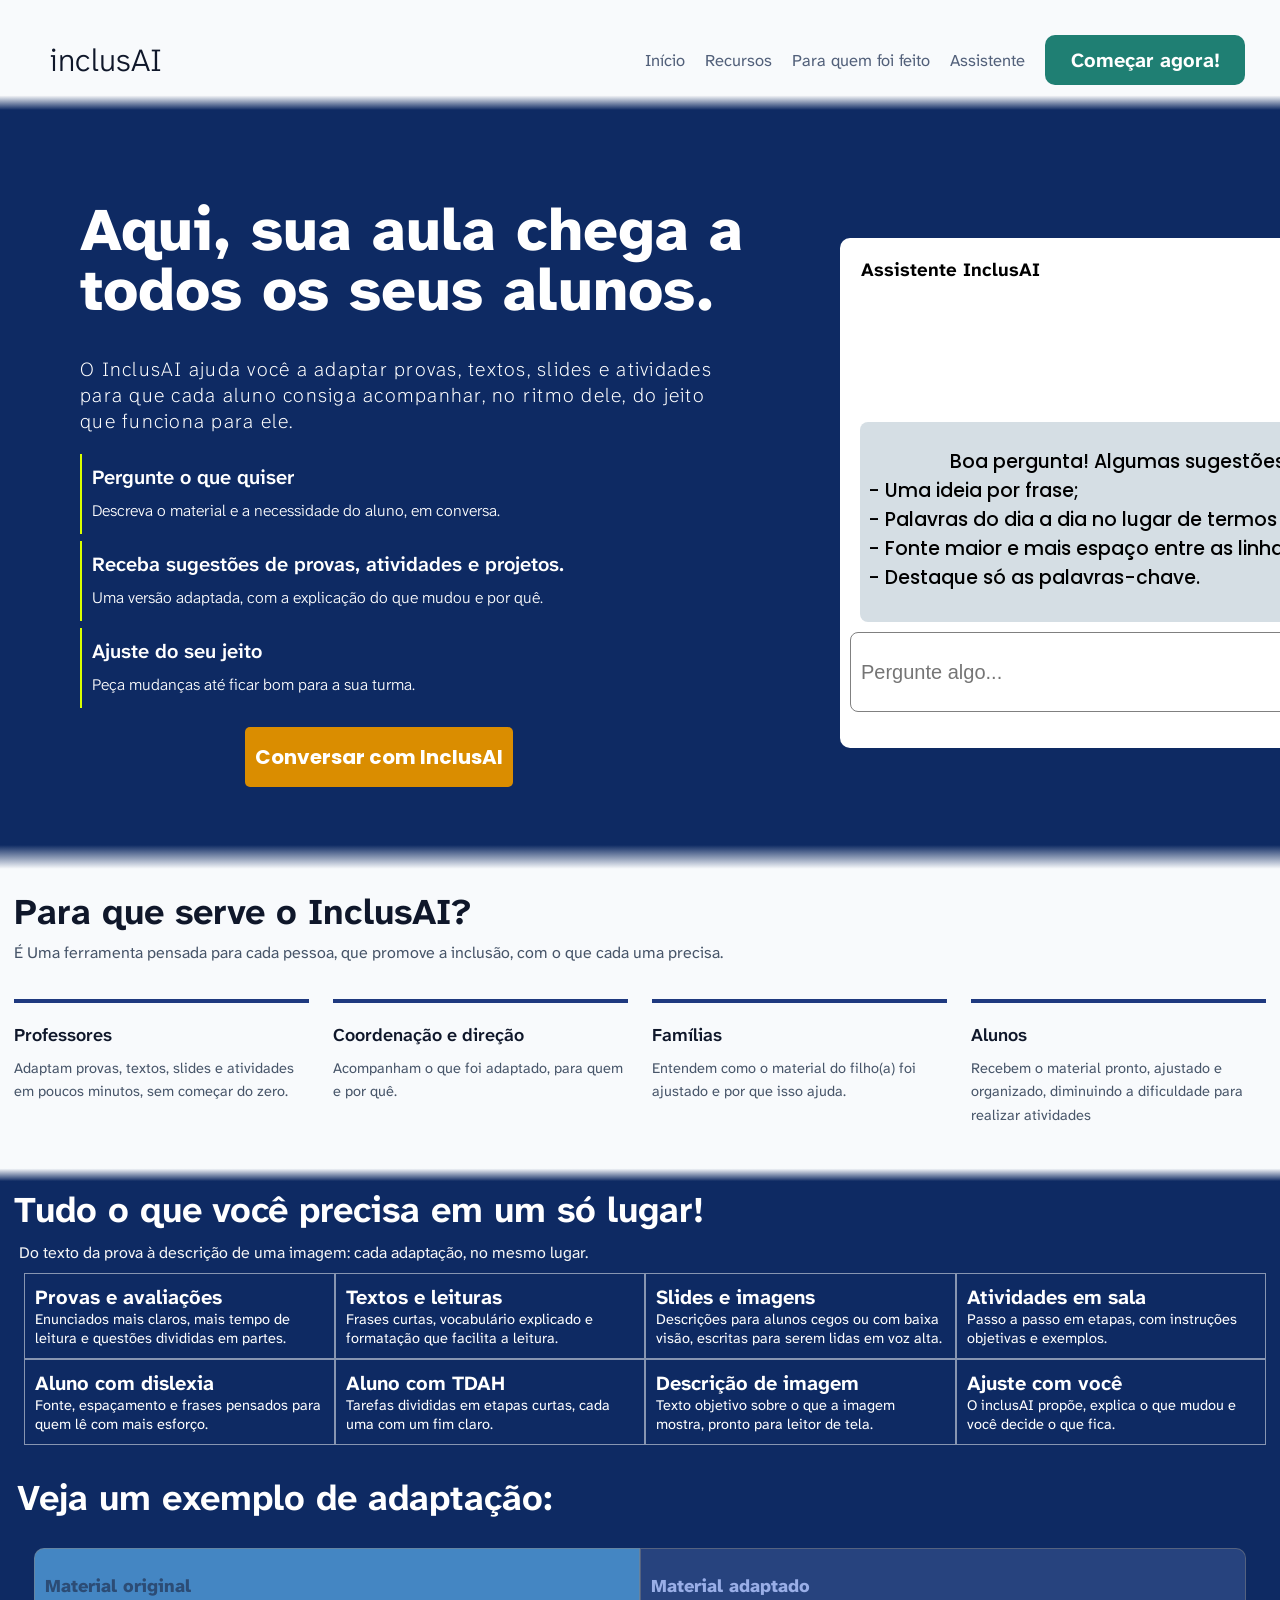
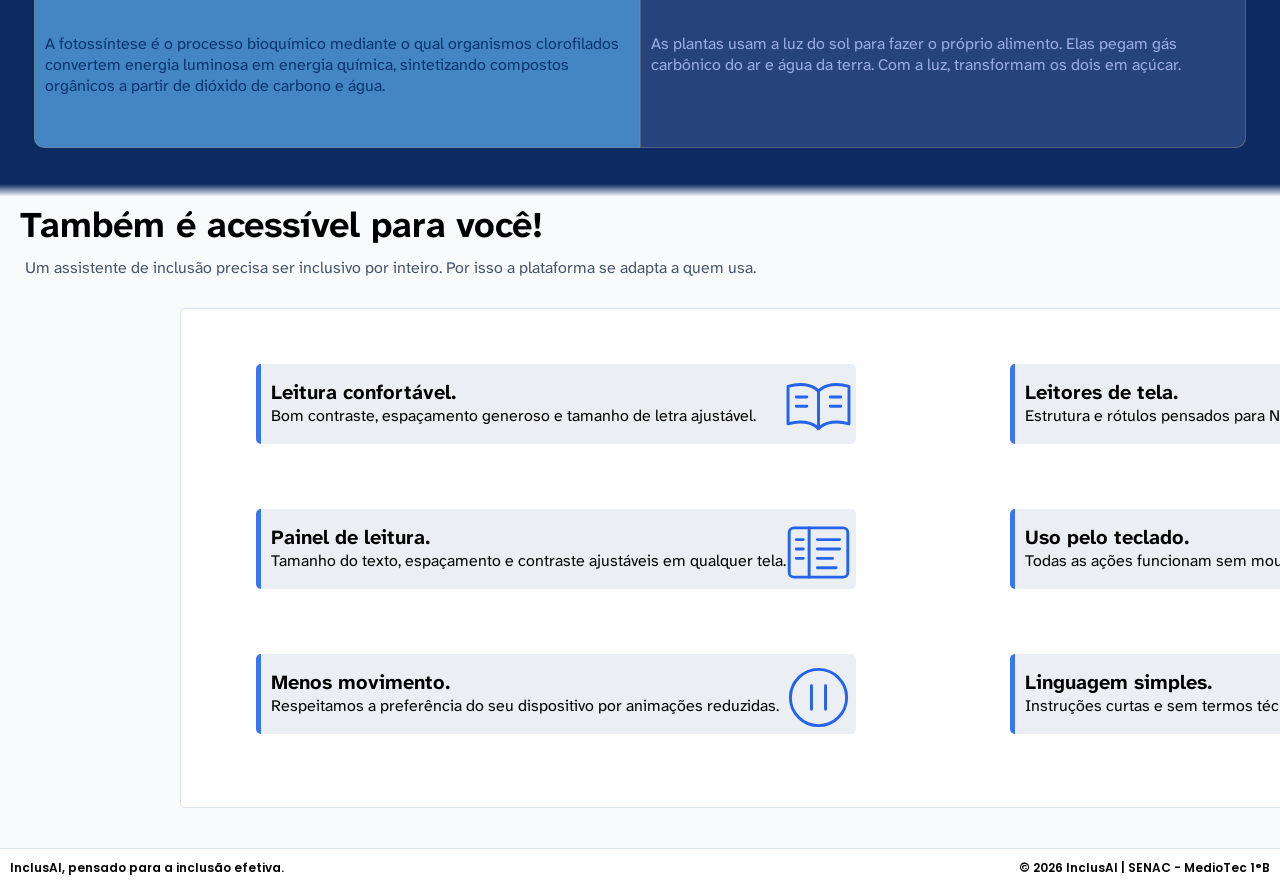
<file: inclusAI-prototype-main/inclusAI-prototype-main/index.html>
<!doctype html>
<html lang="pt-br">
  <head>
    <meta charset="UTF-8" />
    <meta name="viewport" content="width=device-width, initial-scale=1.0" />
    <link rel="stylesheet" href="css/style.css" />
    <link rel="preconnect" href="https://fonts.googleapis.com">
    <link rel="preconnect" href="https://fonts.gstatic.com" crossorigin>
    <link href="https://fonts.googleapis.com/css2?family=Atkinson+Hyperlegible+Next:ital,wght@0,200..800;1,200..800&family=Google+Sans:ital,opsz,wght@0,17..18,400..700;1,17..18,400..700&display=swap" rel="stylesheet">
    <link rel="preconnect" href="https://fonts.googleapis.com">
    <link rel="preconnect" href="https://fonts.gstatic.com" crossorigin>
    <link href="https://fonts.googleapis.com/css2?family=Atkinson+Hyperlegible+Next:ital,wght@0,200..800;1,200..800&family=Google+Sans:ital,opsz,wght@0,17..18,400..700;1,17..18,400..700&family=Poppins:ital,wght@0,100;0,200;0,300;0,400;0,500;0,600;0,700;0,800;0,900;1,100;1,200;1,300;1,400;1,500;1,600;1,700;1,800;1,900&display=swap" rel="stylesheet">
    <title>InclusAI</title>
  </head>
  <body>
    <header>
      <h1 id="nomeProjeto">inclusAI</h1>
      <nav>
        <ul id="abas">
          <li><a href="#" class="linkNav">Início</a></li>
          <li><a href="#" class="linkNav">Recursos</a></li>
          <li><a href="#" class="linkNav">Para quem foi feito</a></li>
          <li><a href="#" class="linkNav">Assistente</a></li>
          <a href="#"><button id="btnNav">Começar agora!</button></a>
        </ul>
      </nav>
    </header>
    <main>
        <section class="hero">
            <div id="apHero">
                <h2 id="textoHero">
                Aqui, sua aula chega a
                <br>
                todos os seus alunos.</h2>
                <p id="pHero">O InclusAI ajuda você a adaptar provas, textos, slides e atividades <br> para que cada aluno consiga acompanhar, no ritmo dele, do jeito <br> que funciona para ele.</p>
        </div>
            <ul id="servicos">
                <div class="topicServicos">
                    <li class="tiposServicos">Pergunte o que quiser</li>
                    <p class="detalhamento">Descreva o material e a necessidade do aluno, em conversa.</p>
                </div>
                <div class="topicServicos">
                <li class="tiposServicos">Receba sugestões de provas, atividades e projetos.</li>
                <p class="detalhamento">Uma versão adaptada, com a explicação do que mudou e por quê.</p>
                </div>
                <div class="topicServicos">
                <li class="tiposServicos">Ajuste do seu jeito</li>
                <p class="detalhamento">Peça mudanças até ficar bom para a sua turma.</p>
            </ul>
            <div class="btn-div">    
                <button id="btnIA">Conversar com InclusAI</button>
            </div>
            </div>
            <aside id="chatExemplo">
                <h3 id="assistenteNome">Assistente InclusAI</h3>
                <p class="perguntaEx">Como posso adaptar uma atividade de matématica para um <br> aluno com dislexia?</p>
                <!-- RESPOSTA DO ASSISTENTE: -->
                 <div class="respostaEx">
                    <p>Boa pergunta! Algumas sugestões:
                        <ul>
                            <li class="sugestoes">- Uma ideia por frase;</li>
                            <li class="sugestoes">- Palavras do dia a dia no lugar de termos técnicos;</li>
                            <li class="sugestoes">- Fonte maior e mais espaço entre as linhas;</li>
                            <li class="sugestoes">- Destaque só as palavras-chave.</li>
                        </ul> 
                    </p>
                 </div>
                 <div class="questInput">
                    <input type="text" id="perguntaCaixa" name="chatbox" placeholder="Pergunte algo...">
                    <button id="btnEnviar" onclick="enviar()">Enviar</button>
                 </div>
                 <div class="mensagem-aviso">
                    <p id="aviso"></p>
                 </div>
            </aside>
        </section>
        <section id="paraQuem">
            <div class="cabecQuem">
                <h2 id="hpQuem">Para que serve o InclusAI?</h2>
                <p id="descQuem"> É Uma ferramenta pensada para cada pessoa, que promove a inclusão, com o que cada uma precisa.</p>
            </div>
            <div class="publicoAlvo">
                <div class="publico">
                    <h4 class="nomes">Professores</h4>
                    <p>Adaptam provas, textos, slides e atividades em poucos minutos, sem começar do zero.</p>
                </div>
                <div class="publico">
                    <h4 class="nomes">Coordenação e direção</h4>
                    <p>Acompanham o que foi adaptado, para quem e por quê.</p>
                </div>
                <div class="publico"> 
                    <h4 class="nomes">Famílias</h4>
                    <p>Entendem como o material do filho(a) foi ajustado e por que isso ajuda.</p>
                </div>
                <div class="publico">
                    <h4 class="nomes">Alunos</h4>
                    <p>Recebem o material pronto, ajustado e organizado, diminuindo a dificuldade para realizar atividades</p>
                </div>
            </div>
        </section>
        <section id="recursos">
            <div>
                <h2 id="hRec">Tudo o que você precisa em um só lugar!</h2>
                <p class="recursos-descricao">Do texto da prova à descrição de uma imagem: cada adaptação, no mesmo lugar.</p>
            </div>
            <div class="setores">
                <div class="setor">
                    <h4 class="nome-setor">Provas e avaliações</h4>
                    <p>Enunciados mais claros, mais tempo de leitura e questões divididas em partes.</p>
                </div>
                <div class="setor">
                    <h4 class="nome-setor">Textos e leituras</h4>
                    <p>Frases curtas, vocabulário explicado e formatação que facilita a leitura.</p>
                </div>
                <div class="setor">
                    <h4 class="nome-setor">Slides e imagens</h4>
                    <p>Descrições para alunos cegos ou com baixa visão, escritas para serem lidas em voz alta.</p>
                </div>
                <div class="setor">
                    <h4 class="nome-setor">Atividades em sala</h4>
                    <p>Passo a passo em etapas, com instruções objetivas e exemplos.</p>
                </div>
                <div class="setor">
                    <h4 class="nome-setor">Aluno com dislexia</h4>
                    <p>Fonte, espaçamento e frases pensados para quem lê com mais esforço.</p>
                </div>
                <div class="setor">
                    <h4 class="nome-setor">Aluno com TDAH</h4>
                    <p>Tarefas divididas em etapas curtas, cada uma com um fim claro.</p>
                </div>
                <div class="setor">
                    <h4 class="nome-setor">Descrição de imagem</h4>
                    <p>Texto objetivo sobre o que a imagem mostra, pronto para leitor de tela.</p>
                </div>
                <div class="setor">
                    <h4 class="nome-setor">Ajuste com você</h4>
                    <p>O inclusAI propõe, explica o que mudou e você decide o que fica.</p>
                </div>
            </div>
        </section>
        <section id="exemploModificacao">
            <h2 id="hPEx">Veja um exemplo de adaptação:</h2>
            <div id="materiais">    
                <div  id="materialOriginal">
                    <h5 class="tipo-material-original">Material original</h5>
                    <p>A fotossíntese é o processo bioquímico mediante o qual organismos clorofilados convertem energia luminosa em energia química, sintetizando compostos orgânicos a partir de dióxido de carbono e água.</p>
                </div>
                <div id="materialAdaptado">
                    <h5 class="tipo-material-adaptado">Material adaptado</h5>
                    <p>As plantas usam a luz do sol para fazer o próprio alimento. Elas pegam gás carbônico do ar e água da terra. Com a luz, transformam os dois em açúcar.</p>
                </div>
            </div>
        </section>
        <section id="acessibilidade">
            <h2 id="hAcss">Também é acessível para você!</h2>
            <p id="acss-descricao">Um assistente de inclusão precisa ser inclusivo por inteiro. Por isso a plataforma se adapta a quem usa.</p>
            <div class="cards">
                <div class="card">
                    <p><p class="destacado">Leitura confortável.</p> Bom contraste, espaçamento generoso e tamanho de letra ajustável.</p>
                    <img src="img/leitura.svg" alt="Ícone de leitura" class="ilustracoes">
                </div>
                <div class="card">
                    <p><p class="destacado">Leitores de tela. </p>Estrutura e rótulos pensados para NVDA, VoiceOver e TalkBack.</p>
                    <img src="img/leitor-de-tela.svg" alt="Ícone de leitor de tela." class="ilustracoes">
                </div>
                <div class="card">
                    <p><p class="destacado">Painel de leitura.</p> Tamanho do texto, espaçamento e contraste ajustáveis em qualquer tela.</p>
                    <img src="img/painel-de-leitura.svg" alt="Ícone de painel de leitura." class="ilustracoes">
                </div>
                <div class="card">
                    <p><p class="destacado">Uso pelo teclado. </p>Todas as ações funcionam sem mouse, com foco sempre visível.</p>
                    <img src="img/uso-pelo-teclado.svg" alt="Ícone de uso pelo teclado." class="ilustracoes">
                </div>
                <div class="card">
                    <p><p class="destacado">Menos movimento. </p>Respeitamos a preferência do seu dispositivo por animações reduzidas.</p>
                    <img src="img/menos-movimento.svg" alt="Ícone de menos movimento na tela." class="ilustracoes">
                </div>
                <div class="card">
                    <p><p class="destacado">Linguagem simples.</p> Instruções curtas e sem termos técnicos desnecessários.</p>
                    <img src="img/linguagem-simples.svg" alt="Ícone de linguagem simples." class="ilustracoes">
                </div>
            </div>
        </section>
        <!--
        <section id="sectCTA">
            <div class="CTA">
                <h2>Qual material você quer adaptar hoje?</h2>
                <p>Comece pela atividade que está mais perto de acontecer. A conversa leva poucos minutos.</p>
                <ul>
                    <li>Começa em poucos minutos</li>
                    <li>Você ajusta antes de usar</li>
                    <li>Pensado para diversos públicos</li>
                </ul>
                <button>Conversar com o assistente!</button>
            </div>
        </section>
        -->
    </main>
    <footer>
        <p>InclusAI, pensado para a inclusão efetiva.</p>
        <p>&copy; 2026 InclusAI | SENAC - MedioTec 1°B</p>
    </footer>
    <script src="script.js"></script>
  </body>
</html>
</file>
<file: inclusAI-prototype-main/inclusAI-prototype-main/css/style.css>
*,
*::before,
*::after {
  padding: 0;
  margin: 0;
  box-sizing: border-box;
}

/* CABEÇALHO */

header {
  display: flex;
  width: 100%;
  height: 95px;
  font-family: "Atkinson Hyperlegible Next", system-ui, sans-serif;
}

nav {
  display: flex;
  justify-content: flex-end;
  width: 100%;
  height: 120px;
  padding-right: 35px;
  align-items: center;
}

#nomeProjeto {
  cursor: default;
  display: flex;
  margin: 40px 30px 30px 50px;
  color: #0f172a;
  font-weight: 300;
}

nav #abas {
  display: flex;
  align-items: center;
  list-style: none;
  gap: 20px;
}

nav .linkNav {
  text-decoration: none;
  color: #52607a;
  font-size: 16.5px;
  transition: 0.3s ease-in-out;
}

.linkNav:hover {
  color: #110799;
  font-weight: 700;
  text-decoration: underline;
}

.linkNav:active {
  font-size: 16px;
}

#btnNav {
  cursor: pointer;
  width: 200px;
  height: 50px;
  background-color: #1f7f73;
  border-radius: 10px;
  border: none;
  color: #ffffff;
  font-size: 20px;
  font-weight: 700;
  font-family: "Atkinson Hyperlegible Next", system-ui, sans-serif;
  transition: 0.3s ease-in-out;
}

#btnNav:hover {
  opacity: 85%;
  border: solid #54bdb0 3px;
  transform: translateY(-0.75px);
}

#btnNav:active {
  font-size: 19.5px;
  height: 45px;
}

/* BODY */

body {
    height: 100%;
    background-color: #F8FAFC;
}

/* HERO */
.hero {
  background: linear-gradient(to bottom, #ffffff 0%, #0e2a63 2%);
  padding: 40px 20px;
  font-family: "Atkinson Hyperlegible Next", system-ui, sans-serif;
  color: #ffffff;
  height: 750px;
}

#apHero {
  display: flex;
  flex-direction: column;
  margin: 65px 10px 10px 60px;
}

#textoHero {
  font-weight: 800;
  font-size: 60px;
  line-height: 1;
}

#pHero {
  margin-top: 36px;
  font-weight: 200;
  font-size: 20px;
  letter-spacing: 1.25px;
}

/* SERVIÇOS */

#servicos {
  display: flex;
  flex-direction: column;
}

.tiposServicos {
  border-left: solid 2px #d9ff00;
  height: 80px;
  margin: 10px 10px 1px 60px;
  padding-left: 10px;
  padding-top: 10px;
  font-size: 20px;
  font-weight: 600;
  list-style: none;
}

.detalhamento {
  margin: -35px 10px 10px 72px;
  font-size: 16px;
  font-weight: 300;
  list-style: none;
}

.btn-div {
  display: flex;
  margin: 22px 10px 1px 225px;
}

#btnIA {
  height: 60px;
  justify-content: end;
  padding: 10px;
  cursor: pointer;
  border: none;
  border-radius: 5px;
  color: #ffffff;
  font-size: 20px;
  font-family: "Poppins", system-ui, sans-serif;
  font-weight: 700;
  background-color: #da8d00;
  transition: 0.2s ease-in-out;
}

#btnIA:hover {
  transform: translateY(-4px);
  background-color: rgba(255, 255, 255, 0.2);
  color: #e9a11a;
}

#btnIA:active {
  transform: translateY(-2px);
}

/* ASIDE CHAT-EXEMPLO */

#chatExemplo {
  display: flex;
  transform: translateX(820px);
  margin-top: -550px;
  flex-direction: column;
  background-color: #ffffff;
  border-radius: 10px;
  width: 1000px;
  height: 510px;
}

#assistenteNome {
  color: #000000;
  margin: 20px 10px 10px 21px;
}

.perguntaEx {
  display: flex;
  justify-content: right;
  align-items: center;
  text-align: right;
  padding-right: 12px;
  margin: 10px 30px 10px 450px;
  font-family: "Poppins", system-ui, sans-serif;
  font-size: 18px;
  font-weight: 400;
  height: 100px;
  background-color: #3875ee;
  color: #ffffff;
  border-radius: 8px;
}

.respostaEx {
  display: flex;
  flex-direction: column;
  justify-content: left;
  align-items: center;
  text-align: left;
  padding-right: 12px;
  margin: 10px 450px 10px 20px;
  padding-top: 25px;
  font-family: "Poppins", system-ui, sans-serif;
  font-size: 19px;
  font-weight: 420;
  height: 200px;
  background-color: #acbdca80;
  color: #000000;
  border-radius: 8px;
}

.sugestoes {
  list-style: none;
}

.questInput {
  display: flex;
  justify-content: space-between;
  width: 1000px;
  height: 80px;
}

#perguntaCaixa {
  width: 900px;
  padding: 10px;
  margin-left: 10px;
  border: solid 1px #808080;
  border-radius: 8px;
  color: #707070;
  font-size: 20px;
  transition: background 0.2s ease-in-out;
}

#perguntaCaixa:focus {
  background-color: rgba(129, 129, 129, 0.1);
}

#btnEnviar {
  cursor: pointer;
  background-color: #3875ee;
  color: #ffffff;
  font-family: "Poppins", system-ui, sans-serif;
  font-weight: 600;
  font-size: 18px;
  border: none;
  border-radius: 6px;
  padding: 10px;
  margin-right: 2px;
  width: 85px;
  transition: 0.02s ease-in-out;
}

#btnEnviar:hover {
  background-color: #2f64ce;
}

#btnEnviar:active {
  font-size: 18.5px;
}

/* SEÇÃO "PARA QUEM?" */

#paraQuem {
  background: linear-gradient(to bottom, #0e2a63 0%, #F8FAFC 8%);
  color: #0f172a;
  font-family: "Atkinson Hyperlegible Next", system-ui, sans-serif;
  padding: 16px 14px;
}

.cabecQuem {
  margin-top: 30px;
  margin-bottom: 36px;
}

#hpQuem {
  font-size: 36px;
  font-weight: 700;
  line-height: 1.2;
  margin: 0 0 8px;
}

#descQuem {
  font-size: 16px;
  color: #475569;
  margin: 0;
}

.publicoAlvo {
  display: grid;
  grid-template-columns: repeat(4, 1fr);
  gap: 24px;
}

.publico {
  border-top: 4px solid #1f397f;
  padding-top: 20px;
}

.publico .nomes {
  font-size: 18px;
  font-weight: 600;
  margin: 0 0 10px;
}

.publico p {
  font-size: 14.5px;
  line-height: 1.6;
  color: #475569;
  margin: 0;
}

/* "TUDO O QUE VOCÊ PRECISA EM UM SÓ LUGAR" */

#recursos {
  background: linear-gradient(to bottom, #F8FAFC 8%, #0e2a63 12%);
  color: #0f172a;
  font-family: "Atkinson Hyperlegible Next", system-ui, sans-serif;
  padding: 16px 14px;
}

#hRec {
  color: #ffffff;
  font-size: 36px;
  font-weight: 700;
  line-height: 1.2;
  margin: 30px 0 8px;
}

.recursos-descricao {
  font-size: 16px;
  color: #f5f5f5;
  margin: 10px 10px 10px 5px;
}

.setores {
  color: #FFFFFF;
    text-align: left;
    margin-left: 10px;
    display: grid;
    grid-template-columns: repeat(4, 1fr);
    grid-template-rows: repeat(2, 1fr);
}

.nome-setor {
    font-size: 20px;
}

.setor {
    border: solid 1.5px #ffffff80;
    padding: 10px;
    transition: 0.3s ease-in-out;
}

.setor:hover {
    cursor: default;
    transform: translateY(-2px);
    background-color: rgba(131, 130, 130, 0.025);
}

.setor p {
    font-size: 14.5px;
}

/* SEÇÃO DE EXEMPLO DE ADAPTAÇÃO */

#exemploModificacao {
  background-color: #0e2a63;
  color: #0f172a;
  font-family: "Atkinson Hyperlegible Next", system-ui, sans-serif;
  padding: 16px 14px;
}

#hPEx {
  color: #FFFFFF;
  font-family: 'Atkinson Hyperlegible Next', system-ui, sans-serif;;
  font-size: 36px;
  font-weight: 700;
  line-height: 1.2;
  margin: 0px 0px 8px 3px;
}

#materiais {
    display: grid;
    grid-template-columns: repeat(2, 1fr);
    padding: 20px;
}

#materialOriginal, #materialAdaptado {
    border: 1px solid #83828280;
    height: 200px;
    padding: 20px 10px 10px 10px;
}

#materialOriginal {
    border-radius: 10px 0px 0px 10px;
    transition: 0.3s ease-in-out;
    background-color: rgba(83, 158, 219, 0.8);
    color: #083570;
}

#materialAdaptado {
    border-radius: 0px 10px 10px 0px;
    background-color: #8cacec33;
    transition: 0.5s ease-in-out;
    color: #99aee7;
}

#materialOriginal:hover, #materialAdaptado:hover {
    transform: translateY(-3px);
    font-size: 18px;
}

.tipo-material-adaptado {
    color: #99aee7;
}

.tipo-material-original {
    color: #2c4c75;
}

.tipo-material-original, .tipo-material-adaptado {
    font-size: 18px;
    font-weight: 900;
    padding: 0px 10px 35px 0px;
    margin-top: 5px;
}

/* SEÇÃO ACESSIBILIDADE */

#acessibilidade {
  background: linear-gradient(to bottom, #0e2a63 0%,#F8FAFC 2%);
  font-family: 'Atkinson Hyperlegible Next', system-ui, sans-serif;
}

#hAcss {
  font-family: 'Atkinson Hyperlegible Next', system-ui, sans-serif;
  font-size: 36px;
  font-weight: 700;
  line-height: 1.2;
  margin: 0px 0px 8px 20px;
  padding-top: 20px;
}

#acss-descricao {
  font-size: 16px;
  color: #475569;
  margin: 10px 10px 10px 25px;
}

.cards {
  background-color: #ffffff;
  margin-left: 180px;
  margin-top: 30px;
  width: 1500px;
  height: 500px;
  border: 0.5px solid #DDE3EE;
  border-radius: 5px;
  display: grid;
  grid-template-columns: repeat(2, 1fr);
  grid-template-rows: repeat(6, 1fr);
  gap: 10px;
}

.card {
  height: 80px;
  width: 600px;
  padding: 10px;
  margin: 55px 10px 0px 75px;
  border-radius: 5px;
  border-left: 5px solid #3875ee;
  background-color: #ebeff3;
  
}

.ilustracoes {
  margin-left: 500px;
  transform: translateY(-56px);
  height: 75px;
  width: 95px;;
}

.destacado {
  margin-top: 5px;
  font-weight: 700;
  font-size: 20px;
}

/* FOOTER */

footer {
  display: flex;
  justify-content: space-between;
  font-family: 'Poppins', system-ui, sans-serif;
  font-size: 12px;
  font-weight: 600;
  background-color: #ffffff;
  border-top: 1px solid #DDE3EE;
  margin: 40px 0 0 0;
  padding: 10px;
}
</file>
